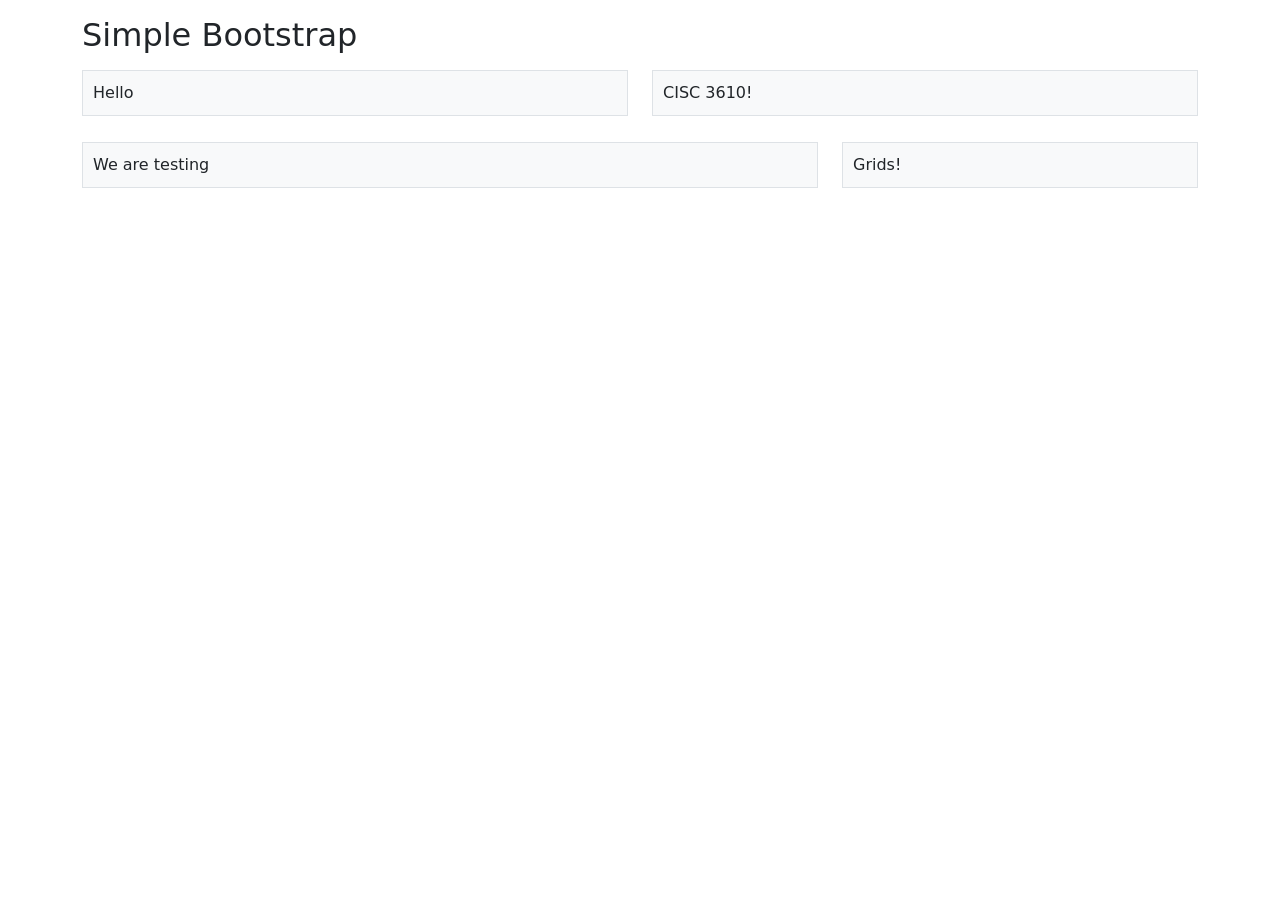
<file: FOR-CISC3610/bootstrap_lab/index.html>
<!DOCTYPE html>
<html lang="en">

<head>
    <meta charset="UTF-8">
    <meta name="viewport" content="width=device-width, initial-scale=1.0">
    <title>Simple Bootstrap</title>
    <link href="https://cdn.jsdelivr.net/npm/bootstrap@5.3.0/dist/css/bootstrap.min.css" rel="stylesheet">
    <style>
        .col-box {
            background: #f8f9fa;
            border: 1px solid #dee2e6;
            padding: 10px;
            margin-bottom: 10px;
        }
    </style>
</head>

<body>
    <div class="container mt-3">
        <h2 class="mb-3">Simple Bootstrap</h2>

        <div class="row mb-3">
            <div class="col-md">
                <div class="col-box">Hello</div>
            </div>
            <div class="col-md">
                <div class="col-box">CISC 3610!</div>
            </div>
        </div>

        <div class="row">
            <div class="col-md-8">
                <div class="col-box">We are testing</div>
            </div>
            <div class="col-md-4">
                <div class="col-box">Grids!</div>
            </div>
        </div>

    </div>

    <script src="https://cdn.jsdelivr.net/npm/bootstrap@5.3.0/dist/js/bootstrap.bundle.min.js"></script>
</body>

</html>
</file>
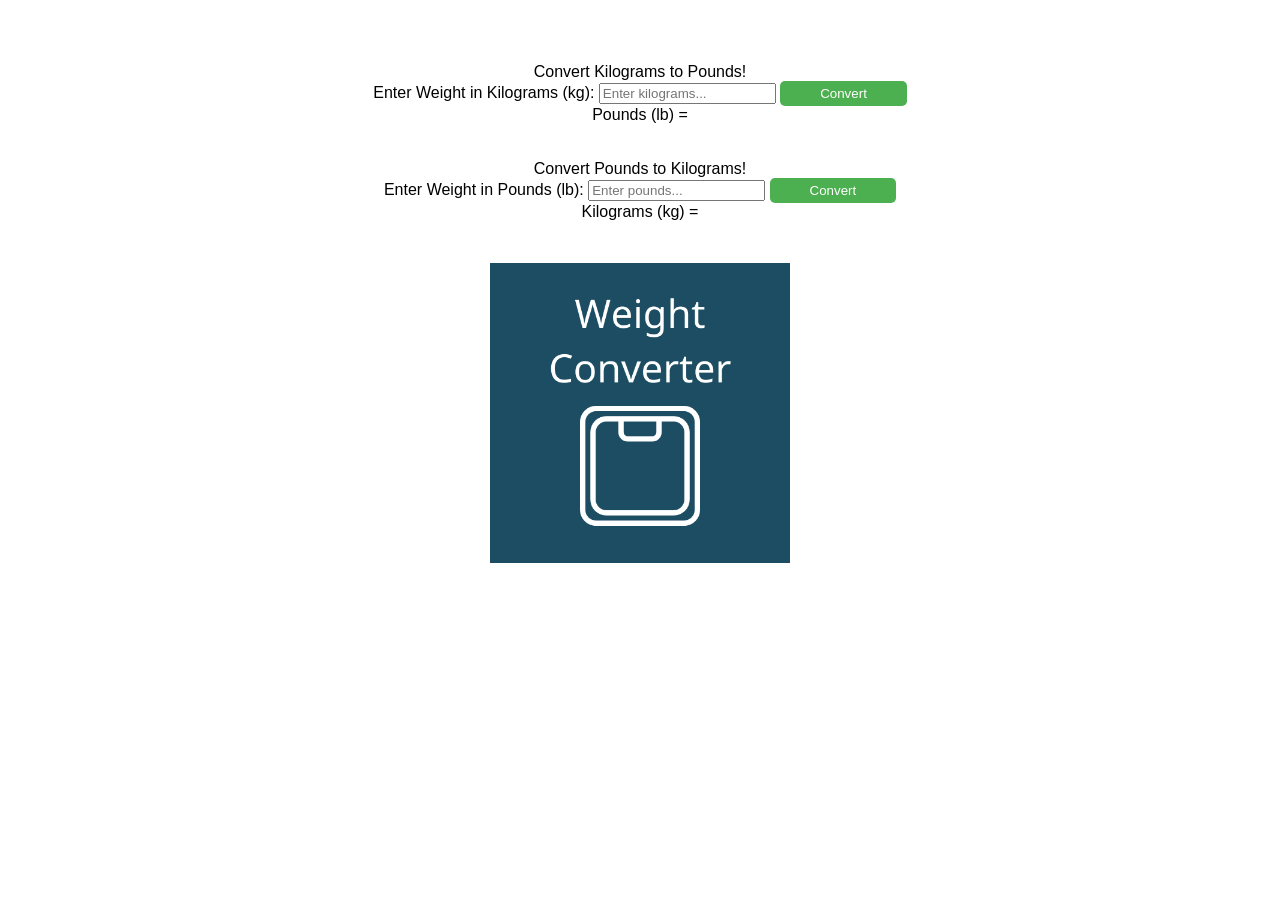
<file: FOR-CISC3610/form_project/index.html>
<html>
    <head>
        <title>Content Form Project</title>
    </head>
    <style>

        body {
            font-family: Arial, sans-serif;
        }

        .bg-img {
            background-image: url("images/weight-conversion-tool.png");
            min-height: 700px;
            background-position: center;
            background-repeat: no-repeat;
            background-size: 300px, 300px;
            position: relative;
            margin-top: 0%;
        }

        .text {
            align-items: center;
            text-align: center;
            justify-content: center;
            margin-top: 5%;

        }

        button {
            width: 10%;
            padding: 5px;
            background-color: #4CAF50;
            color: white;
            border-radius: 5px;
            cursor: pointer;
            border: none;

        }
        button:hover {
            background-color: #45a049;
        }

    </style>
    <body>
        <div class="bg-img">
            <div class="text">
                Convert Kilograms to Pounds! <br>
                <label>Enter Weight in Kilograms (kg):</label>
                <input type="number" id="kg" placeholder="Enter kilograms...">
                <button onclick="convertKgToLb()">Convert</button> <br>
                Pounds (lb) = <span id="convertKgToLb"></span> 
        
                <br><br><br>
        
                Convert Pounds to Kilograms! <br>
                <label>Enter Weight in Pounds (lb):</label>
                <input type="number" id="lb" placeholder="Enter pounds...">
                <button onclick="convertLbToKg()">Convert</button> <br>
                Kilograms (kg) = <span id="convertLbtoKg"></span>
            </div>
        </div>



    </body>
    <script src='script.js'></script>
</html>
</file>
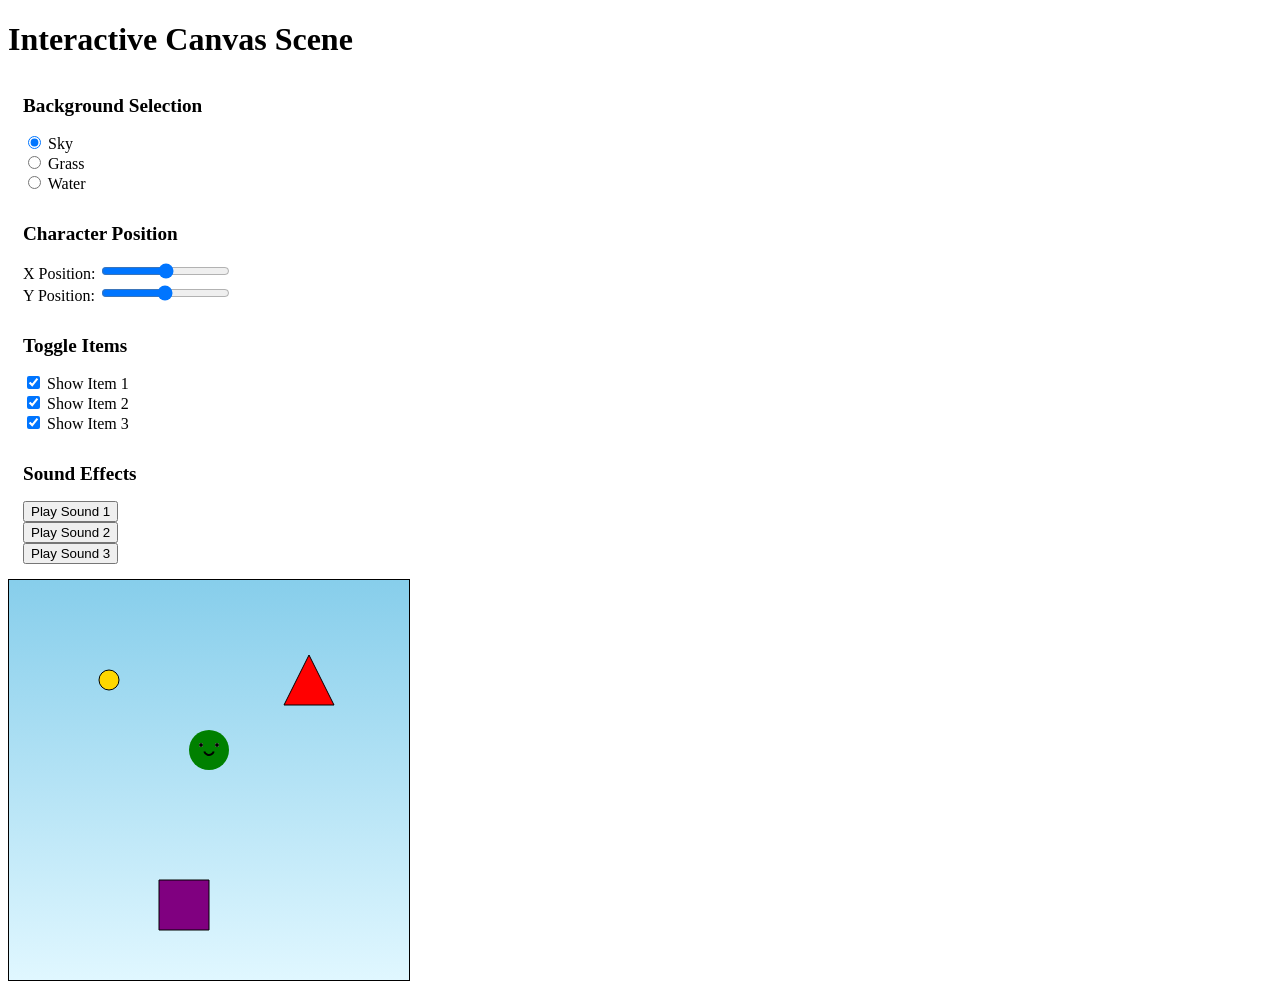
<file: FOR-CISC3610/interactive_form_project/index.html>
<!DOCTYPE html>
<html lang="en">
<head>
    <meta charset="UTF-8">
    <meta name="viewport" content="width=device-width, initial-scale=1.0">
    <title>Interactive Canvas</title>
    <style>
        .control-group {
            padding: 15px;
    
        }
        canvas {
            border: 1px solid #000;
            background-color: #f0f0f0;
        }
        h2 {
            margin-top: 0;
            font-size: 1.2em;
        }
    </style>
</head>
<body>
    <h1>Interactive Canvas Scene</h1>
    
    <div class="controls">
        <div class="control-group">
            <h2>Background Selection</h2>
            <label><input type="radio" name="background" value="sky" checked> Sky</label><br>
            <label><input type="radio" name="background" value="grass"> Grass</label><br>
            <label><input type="radio" name="background" value="water"> Water</label>
        </div>
        
        <div class="control-group">
            <h2>Character Position</h2>
            <label>X Position: <input type="range" id="xPos" min="50" max="350" value="200"></label><br>
            <label>Y Position: <input type="range" id="yPos" min="50" max="350" value="200"></label>
        </div>
        
        <div class="control-group">
            <h2>Toggle Items</h2>
            <label><input type="checkbox" id="item1" checked> Show Item 1</label><br>
            <label><input type="checkbox" id="item2" checked> Show Item 2</label><br>
            <label><input type="checkbox" id="item3" checked> Show Item 3</label>
        </div>
        
        <div class="control-group">
            <h2>Sound Effects</h2>
            <button id="sound1">Play Sound 1</button><br>
            <button id="sound2">Play Sound 2</button><br>
            <button id="sound3">Play Sound 3</button>
        </div>
    </div>
    
    <canvas id="gameCanvas" width="400" height="400"></canvas>
    
    <script>
        const canvas = document.getElementById('gameCanvas');
        const ctx = canvas.getContext('2d');
        
        const backgroundRadios = document.querySelectorAll('input[name="background"]');
        const xPosSlider = document.getElementById('xPos');
        const yPosSlider = document.getElementById('yPos');
        const item1Checkbox = document.getElementById('item1');
        const item2Checkbox = document.getElementById('item2');
        const item3Checkbox = document.getElementById('item3');
        const sound1Button = document.getElementById('sound1');
        const sound2Button = document.getElementById('sound2');
        const sound3Button = document.getElementById('sound3');
        
        const sound1 = new Audio('https://assets.mixkit.co/sfx/preview/mixkit-arcade-game-jump-coin-216.mp3');
        const sound2 = new Audio('https://assets.mixkit.co/sfx/preview/mixkit-unlock-game-notification-253.mp3');
        const sound3 = new Audio('https://assets.mixkit.co/sfx/preview/mixkit-game-click-1114.mp3');
        
        let background = 'sky';
        let characterX = 200;
        let characterY = 200;
        let showItem1 = true;
        let showItem2 = true;
        let showItem3 = true;
        
        backgroundRadios.forEach(radio => {
            radio.addEventListener('change', (e) => {
                background = e.target.value;
                drawScene();
            });
        });
        
        xPosSlider.addEventListener('input', (e) => {
            characterX = parseInt(e.target.value);
            drawScene();
        });
        
        yPosSlider.addEventListener('input', (e) => {
            characterY = parseInt(e.target.value);
            drawScene();
        });
        
        item1Checkbox.addEventListener('change', (e) => {
            showItem1 = e.target.checked;
            drawScene();
        });
        
        item2Checkbox.addEventListener('change', (e) => {
            showItem2 = e.target.checked;
            drawScene();
        });
        
        item3Checkbox.addEventListener('change', (e) => {
            showItem3 = e.target.checked;
            drawScene();
        });
        
        sound1Button.addEventListener('click', () => sound1.play());
        sound2Button.addEventListener('click', () => sound2.play());
        sound3Button.addEventListener('click', () => sound3.play());
        
        function drawScene() {
            ctx.clearRect(0, 0, canvas.width, canvas.height);

            switch(background) {
                case 'sky':
                    drawSkyBackground();
                    break;
                case 'grass':
                    drawGrassBackground();
                    break;
                case 'water':
                    drawWaterBackground();
                    break;
            }

            if (showItem1) drawCircle();
            if (showItem2) drawTriangle();
            if (showItem3) drawSquare();

            drawCharacter(characterX, characterY);
        }

        function drawCharacter(x, y) {
            // Head
            ctx.fillStyle = 'green';
            ctx.beginPath();
            ctx.arc(x, y - 30, 20, 0, Math.PI * 2);
            ctx.fill();

            // Eyes
            ctx.fillStyle = 'white';
            ctx.beginPath();
            ctx.arc(x - 8, y - 35, 2, 0, Math.PI * 2);
            ctx.arc(x + 8, y - 35, 2, 0, Math.PI * 2);
            ctx.fill();
            
            ctx.fillStyle = 'black';
            ctx.beginPath();
            ctx.arc(x - 8, y - 35, 2, 0, Math.PI * 2);
            ctx.arc(x + 8, y - 35, 2, 0, Math.PI * 2);
            ctx.fill();
            
            // Smile
            ctx.strokeStyle = 'black';
            ctx.lineWidth = 2;
            ctx.beginPath();
            ctx.arc(x, y - 30, 5, 0.1 * Math.PI, 0.9 * Math.PI);
            ctx.stroke();

        }
        
        function drawSkyBackground() {
            const skyGradient = ctx.createLinearGradient(0, 0, 0, canvas.height);
            skyGradient.addColorStop(0, '#87CEEB');
            skyGradient.addColorStop(1, '#E0F7FF');
            ctx.fillStyle = skyGradient;
            ctx.fillRect(0, 0, canvas.width, canvas.height);
        
        }
        
        function drawGrassBackground() {
            const skyGradient = ctx.createLinearGradient(0, 0, 0, canvas.height/2);
            skyGradient.addColorStop(0, '#87CEEB');
            skyGradient.addColorStop(1, '#A7D8F0');
            ctx.fillStyle = skyGradient;
            ctx.fillRect(0, 0, canvas.width, canvas.height/2);

            const grassGradient = ctx.createLinearGradient(0, canvas.height/2, 0, canvas.height);
            grassGradient.addColorStop(0, '#7CFC00');
            grassGradient.addColorStop(1, '#228B22');
            ctx.fillStyle = grassGradient;
            ctx.fillRect(0, canvas.height/2, canvas.width, canvas.height/2);
        }
        
        function drawWaterBackground() {
            const skyGradient = ctx.createLinearGradient(0, 0, 0, canvas.height/2);
            skyGradient.addColorStop(0, '#1E90FF');
            skyGradient.addColorStop(1, '#00BFFF');
            ctx.fillStyle = skyGradient;
            ctx.fillRect(0, 0, canvas.width, canvas.height/2);

            const waterGradient = ctx.createLinearGradient(0, canvas.height/2, 0, canvas.height);
            waterGradient.addColorStop(0, '#1E90FF');
            waterGradient.addColorStop(1, '#00008B');
            ctx.fillStyle = waterGradient;
            ctx.fillRect(0, canvas.height/2, canvas.width, canvas.height/2);
        }
        
        
        function drawCircle() {
            ctx.fillStyle = 'gold';
            ctx.beginPath();
            ctx.arc(100, 100, 10, 0, Math.PI * 2);
            ctx.fill();
            ctx.stroke();
                
        }
        
        function drawTriangle() {
            ctx.fillStyle = 'red';
            ctx.beginPath();
            ctx.moveTo(300, 75);  
            ctx.lineTo(275, 125); 
            ctx.lineTo(325, 125); 
            ctx.closePath();      
            ctx.fill();
            ctx.stroke();
            
        }
        
        function drawSquare() {
            ctx.fillStyle = 'purple';
            ctx.beginPath();
            ctx.rect(150, 300, 50, 50); 
            ctx.fill();
            ctx.stroke();
        }
        
        drawScene();
    </script>
</body>
</html>
</file>
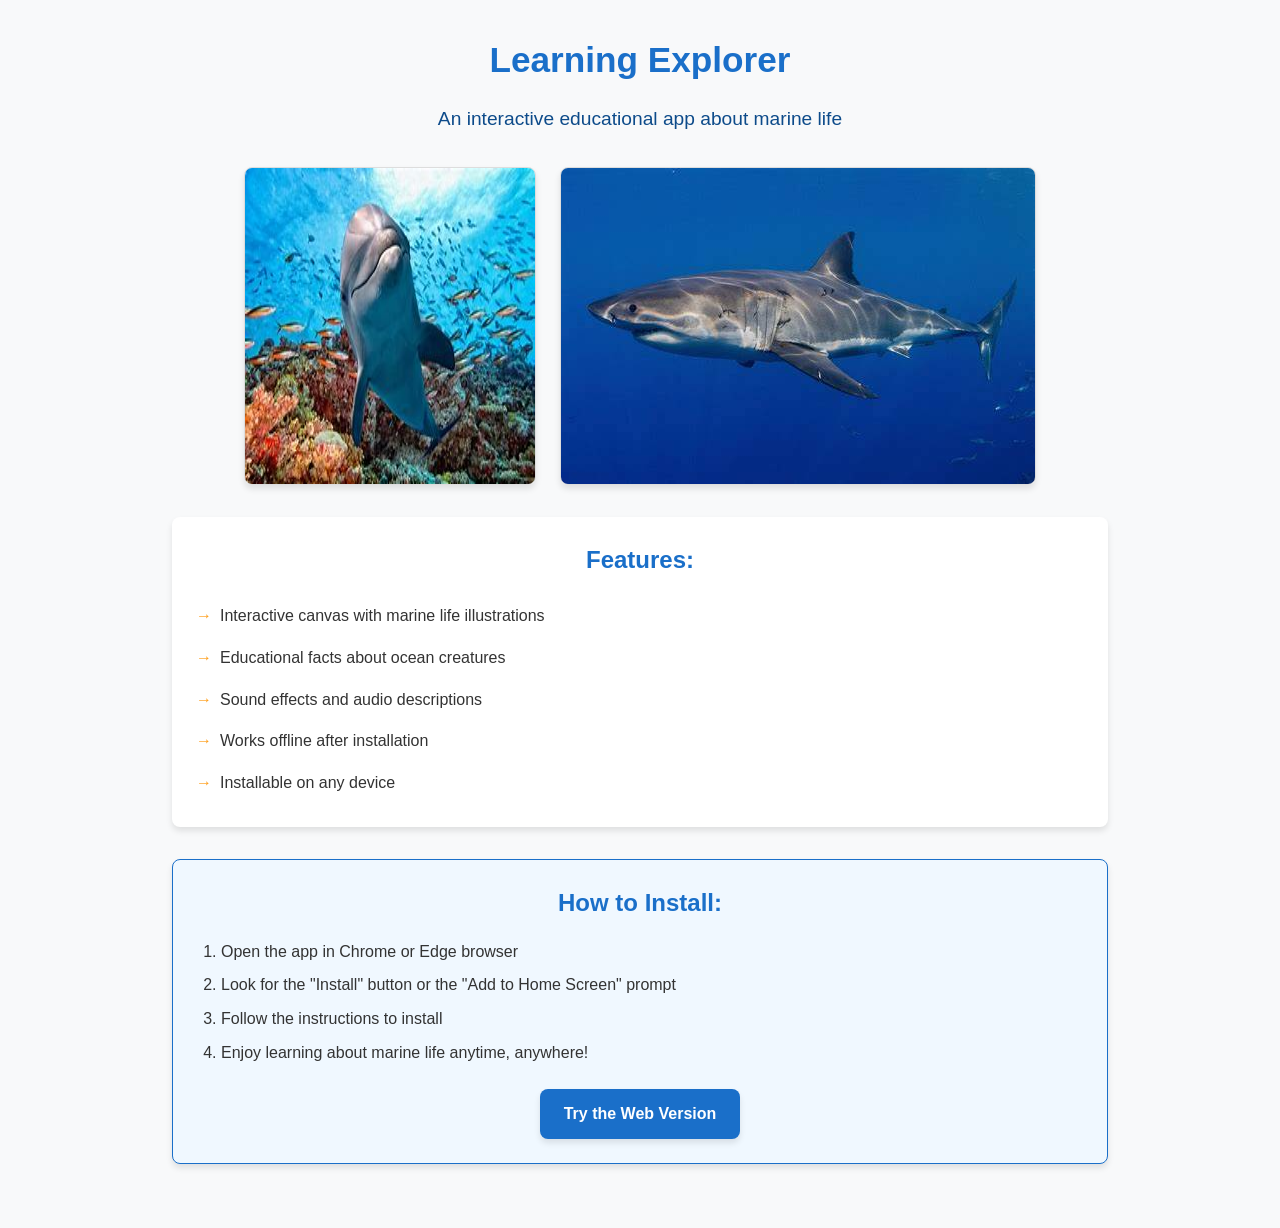
<file: FOR-CISC3610/PWA_project/index.html>
<!DOCTYPE html>
<html lang="en">

<head>
    <meta charset="UTF-8">
    <meta name="viewport" content="width=device-width, initial-scale=1.0">
    <title>Learning Explorer</title>
    <link rel="stylesheet" href="css/style.css">
</head>

<body>
    <div class="promo-container">
        <h1>Learning Explorer</h1>
        <p>An interactive educational app about marine life</p>

        <div class="screenshots">
            <img src="images/dolphin.jpg" alt="App Screenshot 1">
            <img src="images/greatWhite.jpg" alt="App Screenshot 2">
        </div>

        <div class="features">
            <h2>Features:</h2>
            <ul>
                <li>Interactive canvas with marine life illustrations</li>
                <li>Educational facts about ocean creatures</li>
                <li>Sound effects and audio descriptions</li>
                <li>Works offline after installation</li>
                <li>Installable on any device</li>
            </ul>
        </div>

        <div class="install-instructions">
            <h2>How to Install:</h2>
            <ol>
                <li>Open the app in Chrome or Edge browser</li>
                <li>Look for the "Install" button or the "Add to Home Screen" prompt</li>
                <li>Follow the instructions to install</li>
                <li>Enjoy learning about marine life anytime, anywhere!</li>
            </ol>
            <a href="main.html" class="cta-button">Try the Web Version</a>
        </div>
    </div>
</body>

</html>
</file>
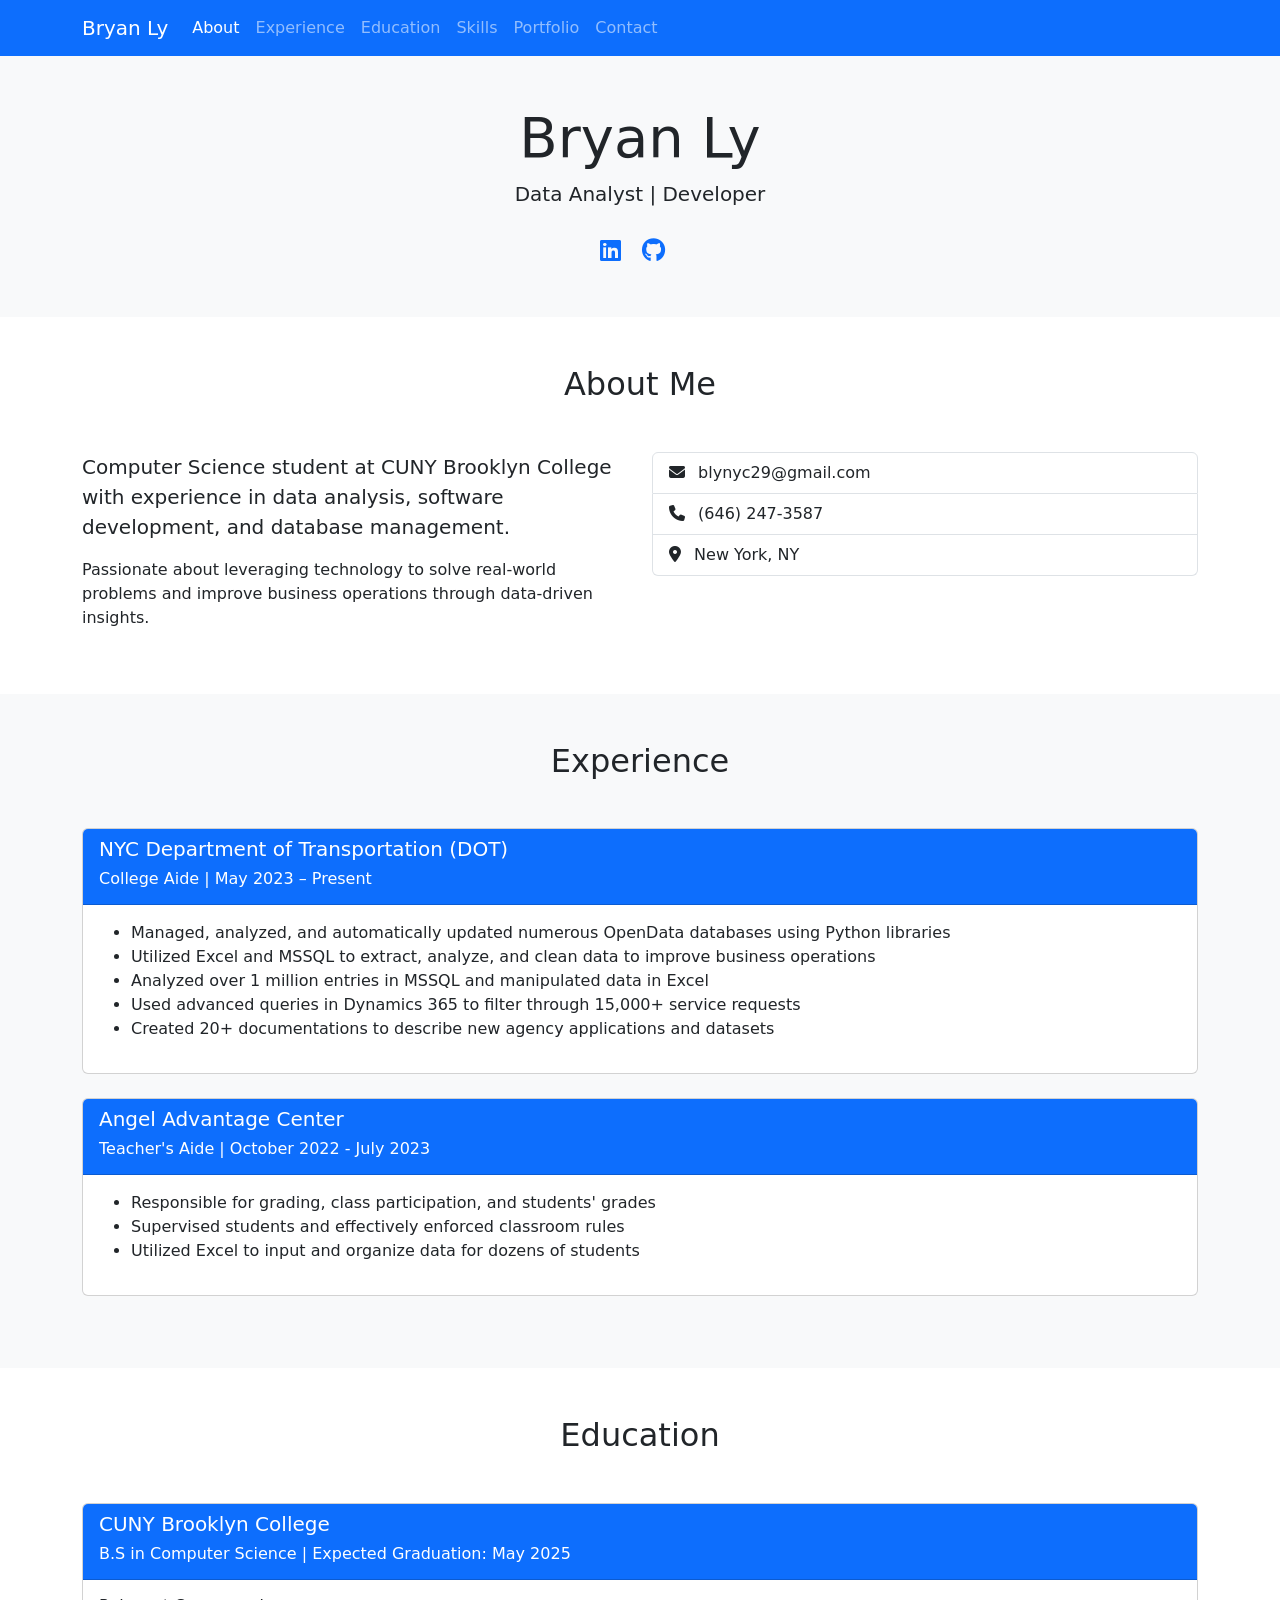
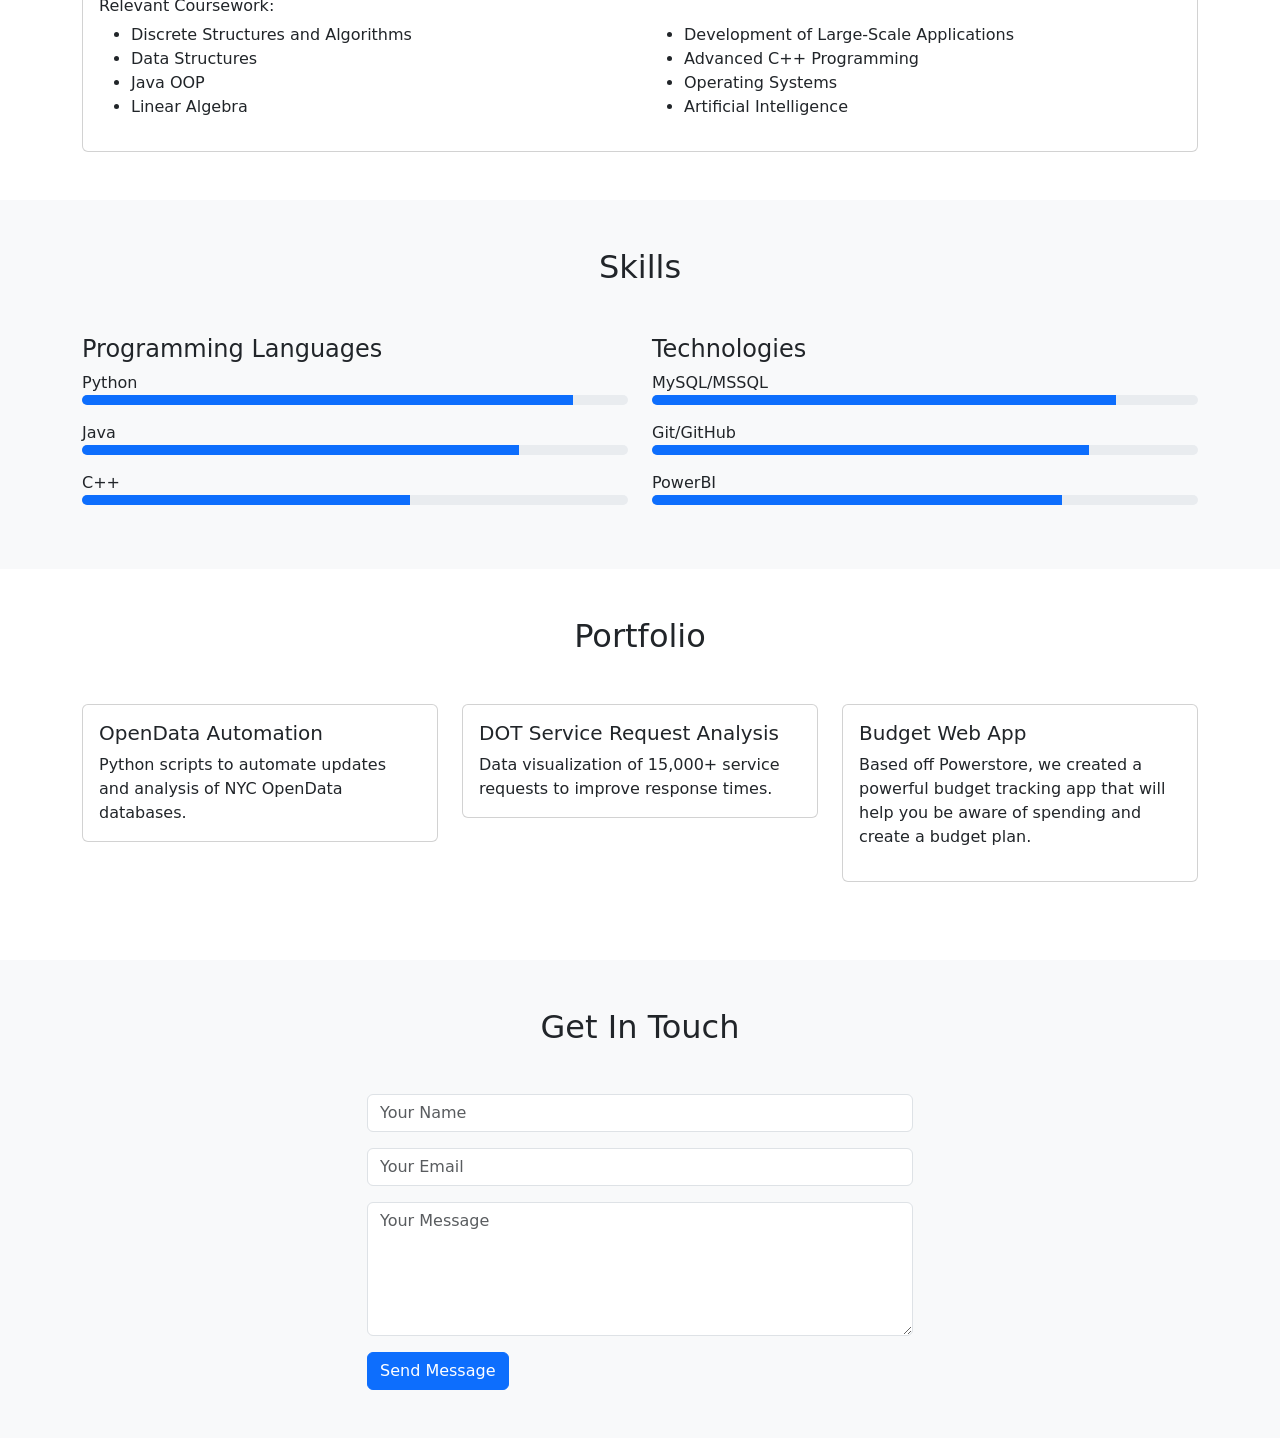
<file: FOR-CISC3610/resume_lab/index.html>
<!DOCTYPE html>
<html lang="en">

<head>
    <meta charset="UTF-8">
    <meta name="viewport" content="width=device-width, initial-scale=1.0">
    <title>Bryan Ly - Resume</title>
    <!-- Bootstrap CSS -->
    <link href="https://cdn.jsdelivr.net/npm/bootstrap@5.3.0/dist/css/bootstrap.min.css" rel="stylesheet">
    <!-- Font Awesome -->
    <link rel="stylesheet" href="https://cdnjs.cloudflare.com/ajax/libs/font-awesome/6.4.0/css/all.min.css">
    <style>
        body {
            padding-top: 56px;
        }

        section {
            padding: 60px 0;
        }

        .progress {
            height: 10px;
            margin-bottom: 15px;
        }

        .portfolio-item {
            margin-bottom: 30px;
        }

        .social-icon {
            font-size: 1.5rem;
            margin-right: 15px;
        }
    </style>
</head>

<body data-bs-spy="scroll" data-bs-target="#navbar-example">
    <!-- Navigation -->
    <nav id="navbar-example" class="navbar navbar-expand-lg navbar-dark bg-primary fixed-top">
        <div class="container">
            <a class="navbar-brand" href="#">Bryan Ly</a>
            <button class="navbar-toggler" type="button" data-bs-toggle="collapse" data-bs-target="#navbarNav">
                <span class="navbar-toggler-icon"></span>
            </button>
            <div class="collapse navbar-collapse" id="navbarNav">
                <ul class="navbar-nav">
                    <li class="nav-item">
                        <a class="nav-link" href="#about">About</a>
                    </li>
                    <li class="nav-item">
                        <a class="nav-link" href="#experience">Experience</a>
                    </li>
                    <li class="nav-item">
                        <a class="nav-link" href="#education">Education</a>
                    </li>
                    <li class="nav-item">
                        <a class="nav-link" href="#skills">Skills</a>
                    </li>
                    <li class="nav-item">
                        <a class="nav-link" href="#portfolio">Portfolio</a>
                    </li>
                    <li class="nav-item">
                        <a class="nav-link" href="#contact">Contact</a>
                    </li>
                </ul>
            </div>
        </div>
    </nav>

    <!-- Hero Section -->
    <header class="bg-light py-5">
        <div class="container text-center">
            <h1 class="display-4">Bryan Ly</h1>
            <p class="lead">Data Analyst | Developer</p>
            <div class="mt-4">
                <a href="https://www.linkedin.com/in/bryan-ly-0b4b73267/" class="social-icon"><i class="fab fa-linkedin"></i></a>
                <a href="https://github.com/blyny" class="social-icon"><i class="fab fa-github"></i></a>
            </div>
        </div>
    </header>

    <!-- About Section -->
    <section id="about" class="py-5">
        <div class="container">
            <h2 class="text-center mb-5">About Me</h2>
            <div class="row">
                <div class="col-lg-6">
                    <p class="lead">Computer Science student at CUNY Brooklyn College with experience in data analysis,
                        software development, and database management.</p>
                    <p>Passionate about leveraging technology to solve real-world problems and improve business
                        operations through data-driven insights.</p>
                </div>
                <div class="col-lg-6">
                    <ul class="list-group">
                        <li class="list-group-item"><i class="fas fa-envelope me-2"></i> blynyc29@gmail.com</li>
                        <li class="list-group-item"><i class="fas fa-phone me-2"></i> (646) 247-3587</li>
                        <li class="list-group-item"><i class="fas fa-map-marker-alt me-2"></i> New York, NY</li>
                    </ul>
                </div>
            </div>
        </div>
    </section>

    <!-- Experience Section -->
    <section id="experience" class="bg-light py-5">
        <div class="container">
            <h2 class="text-center mb-5">Experience</h2>

            <div class="card mb-4">
                <div class="card-header bg-primary text-white">
                    <h5>NYC Department of Transportation (DOT)</h5>
                    <h6>College Aide | May 2023 – Present</h6>
                </div>
                <div class="card-body">
                    <ul>
                        <li>Managed, analyzed, and automatically updated numerous OpenData databases using Python
                            libraries</li>
                        <li>Utilized Excel and MSSQL to extract, analyze, and clean data to improve business operations
                        </li>
                        <li>Analyzed over 1 million entries in MSSQL and manipulated data in Excel</li>
                        <li>Used advanced queries in Dynamics 365 to filter through 15,000+ service requests</li>
                        <li>Created 20+ documentations to describe new agency applications and datasets</li>
                    </ul>
                </div>
            </div>

            <div class="card mb-4">
                <div class="card-header bg-primary text-white">
                    <h5>Angel Advantage Center</h5>
                    <h6>Teacher's Aide | October 2022 - July 2023</h6>
                </div>
                <div class="card-body">
                    <ul>
                        <li>Responsible for grading, class participation, and students' grades</li>
                        <li>Supervised students and effectively enforced classroom rules</li>
                        <li>Utilized Excel to input and organize data for dozens of students</li>
                    </ul>
                </div>
            </div>
        </div>
    </section>

    <!-- Education Section -->
    <section id="education" class="py-5">
        <div class="container">
            <h2 class="text-center mb-5">Education</h2>
            <div class="card">
                <div class="card-header bg-primary text-white">
                    <h5>CUNY Brooklyn College</h5>
                    <h6>B.S in Computer Science | Expected Graduation: May 2025</h6>
                </div>
                <div class="card-body">
                    <h6>Relevant Coursework:</h6>
                    <div class="row">
                        <div class="col-md-6">
                            <ul>
                                <li>Discrete Structures and Algorithms</li>
                                <li>Data Structures</li>
                                <li>Java OOP</li>
                                <li>Linear Algebra</li>
                            </ul>
                        </div>
                        <div class="col-md-6">
                            <ul>
                                <li>Development of Large-Scale Applications</li>
                                <li>Advanced C++ Programming</li>
                                <li>Operating Systems</li>
                                <li>Artificial Intelligence</li>
                            </ul>
                        </div>
                    </div>
                </div>
            </div>
        </div>
    </section>

    <!-- Skills Section -->
    <section id="skills" class="bg-light py-5">
        <div class="container">
            <h2 class="text-center mb-5">Skills</h2>
            <div class="row">
                <div class="col-md-6">
                    <h4>Programming Languages</h4>
                    <div class="mb-3">
                        <label>Python</label>
                        <div class="progress">
                            <div class="progress-bar" role="progressbar" style="width: 90%"></div>
                        </div>
                    </div>
                    <div class="mb-3">
                        <label>Java</label>
                        <div class="progress">
                            <div class="progress-bar" role="progressbar" style="width: 80%"></div>
                        </div>
                    </div>
                    <div class="mb-3">
                        <label>C++</label>
                        <div class="progress">
                            <div class="progress-bar" role="progressbar" style="width: 60%"></div>
                        </div>
                    </div>
                </div>
                <div class="col-md-6">
                    <h4>Technologies</h4>
                    <div class="mb-3">
                        <label>MySQL/MSSQL</label>
                        <div class="progress">
                            <div class="progress-bar" role="progressbar" style="width: 85%"></div>
                        </div>
                    </div>
                    <div class="mb-3">
                        <label>Git/GitHub</label>
                        <div class="progress">
                            <div class="progress-bar" role="progressbar" style="width: 80%"></div>
                        </div>
                    </div>
                    <div class="mb-3">
                        <label>PowerBI</label>
                        <div class="progress">
                            <div class="progress-bar" role="progressbar" style="width: 75%"></div>
                        </div>
                    </div>
                </div>
            </div>
        </div>
    </section>

    <!-- Portfolio Section -->
    <section id="portfolio" class="py-5">
        <div class="container">
            <h2 class="text-center mb-5">Portfolio</h2>
            <div class="row">
                <div class="col-md-4 portfolio-item">
                    <div class="card">
                        <div class="card-body">
                            <h5 class="card-title">OpenData Automation</h5>
                            <p class="card-text">Python scripts to automate updates and analysis of NYC OpenData
                                databases.</p>
                            
                        </div>
                    </div>
                </div>
                <div class="col-md-4 portfolio-item">
                    <div class="card">
                        <div class="card-body">
                            <h5 class="card-title">DOT Service Request Analysis</h5>
                            <p class="card-text">Data visualization of 15,000+ service requests to improve response
                                times.</p>
                            
                        </div>
                    </div>
                </div>
                <div class="col-md-4 portfolio-item">
                    <div class="card">
                        <div class="card-body">
                            <h5 class="card-title">Budget Web App</h5>
                            <p class="card-text">Based off Powerstore, we created a powerful budget tracking app that will help you be aware of spending and 
                                create a budget plan.</p>
                            </p>
                        </div>
                    </div>
                </div>
            </div>
        </div>
    </section>

    <!-- Contact Section -->
    <section id="contact" class="bg-light py-5">
        <div class="container">
            <h2 class="text-center mb-5">Get In Touch</h2>
            <div class="row">
                <div class="col-md-6 mx-auto">
                    <form>
                        <div class="mb-3">
                            <input type="text" class="form-control" placeholder="Your Name">
                        </div>
                        <div class="mb-3">
                            <input type="email" class="form-control" placeholder="Your Email">
                        </div>
                        <div class="mb-3">
                            <textarea class="form-control" rows="5" placeholder="Your Message"></textarea>
                        </div>
                        <button type="submit" class="btn btn-primary">Send Message</button>
                    </form>
                </div>
            </div>
        </div>
    </section>

    <!-- Bootstrap JS -->
    <script src="https://cdn.jsdelivr.net/npm/bootstrap@5.3.0/dist/js/bootstrap.bundle.min.js"></script>
</body>

</html>
</file>
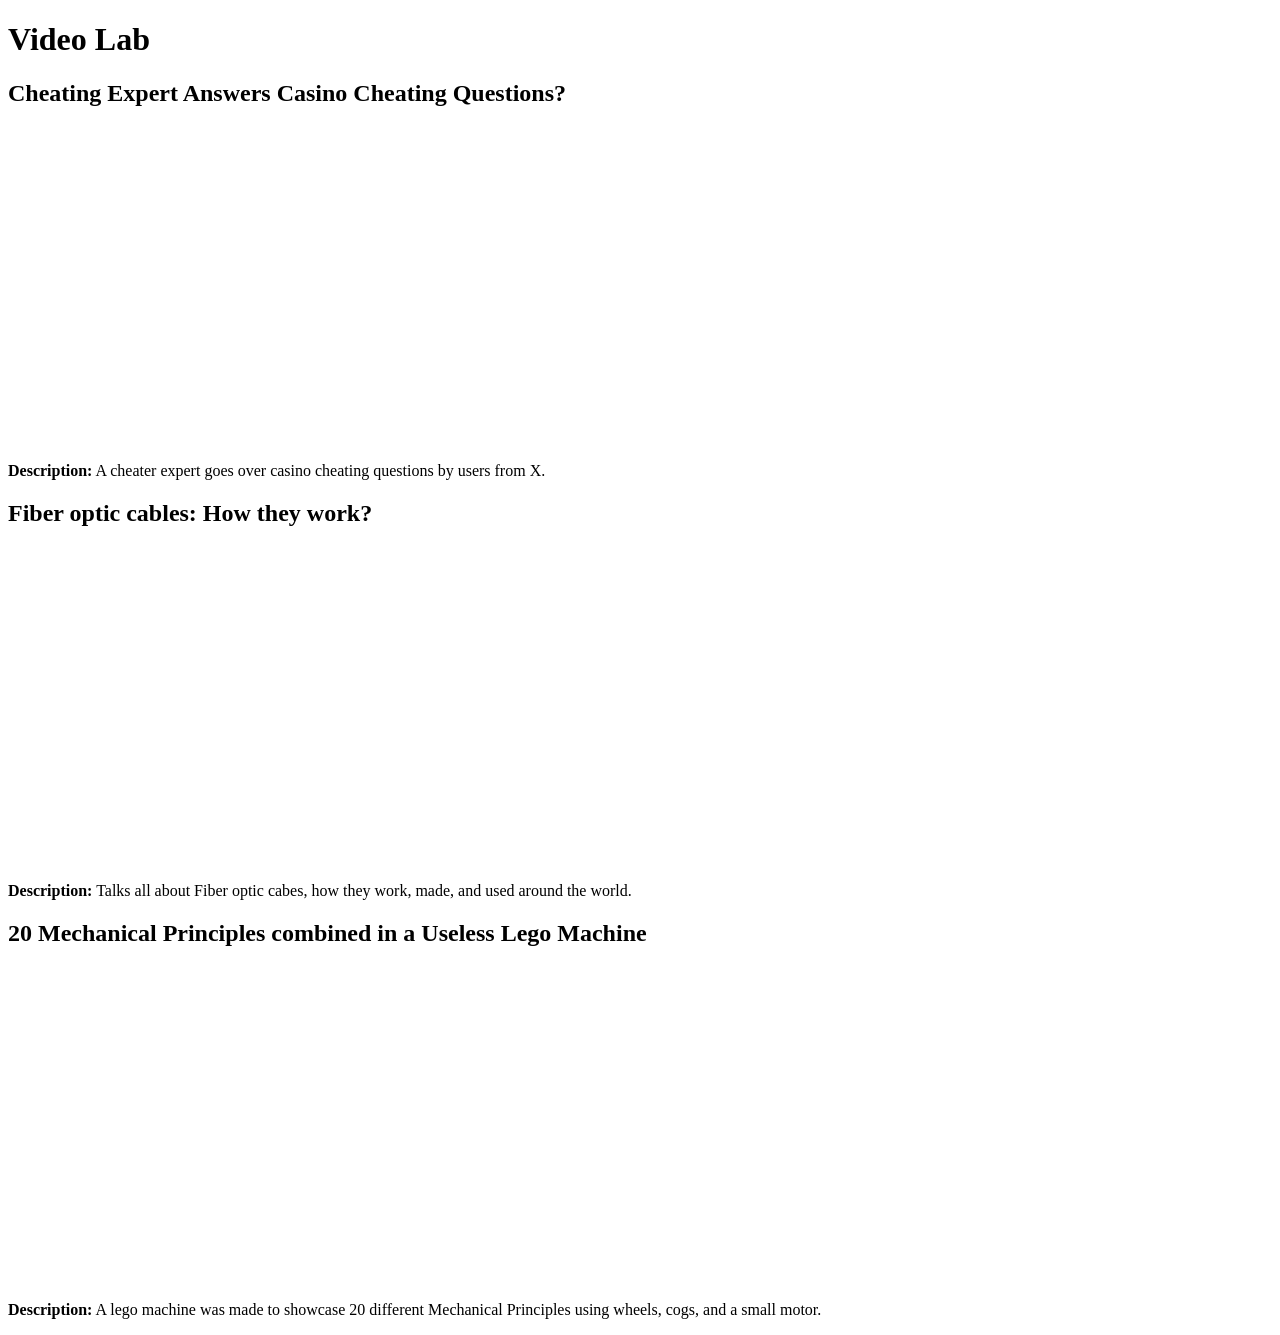
<file: FOR-CISC3610/video_lab/index.html>
<!DOCTYPE html>
<html lang="en">

<head>
    <meta charset="UTF-8">
    <meta name="viewport" content="width=device-width, initial-scale=1.0">
    <title>Video Lab</title>
    <style>

    </style>
</head>

<body>
    <h1>Video Lab</h1>

    <div>
        <h2>Cheating Expert Answers Casino Cheating Questions?</h2>
        <iframe width="560" height="315" src="https://www.youtube.com/embed/0QWP4IZOu0I?si=C-KMTG_oGsTDDcXE"
            title="YouTube video player" frameborder="0"
            allow="accelerometer; autoplay; clipboard-write; encrypted-media; gyroscope; picture-in-picture; web-share"
            referrerpolicy="strict-origin-when-cross-origin" allowfullscreen></iframe>
        <p><strong>Description:</strong> A cheater expert goes over casino cheating questions by users from X.</p>
    </div>

    <div>
        <h2>Fiber optic cables: How they work?</h2>
        <iframe width="560" height="315" src="https://www.youtube.com/embed/0MwMkBET_5I?si=7F_s_DfvoV34sAaf"
            title="YouTube video player" frameborder="0"
            allow="accelerometer; autoplay; clipboard-write; encrypted-media; gyroscope; picture-in-picture; web-share"
            referrerpolicy="strict-origin-when-cross-origin" allowfullscreen></iframe>
        <p><strong>Description:</strong> Talks all about Fiber optic cabes, how they work, made, and used around the world.</p>
    </div>

    <div>
        <h2>20 Mechanical Principles combined in a Useless Lego Machine</h2>
        <iframe width="560" height="315" src="https://www.youtube.com/embed/M1-YeqGynlw?si=jycMhlUtweVW07lw"
            title="YouTube video player" frameborder="0"
            allow="accelerometer; autoplay; clipboard-write; encrypted-media; gyroscope; picture-in-picture; web-share"
            referrerpolicy="strict-origin-when-cross-origin" allowfullscreen></iframe>
        <p><strong>Description:</strong> A lego machine was made to showcase 20 different Mechanical Principles using wheels, cogs,
        and a small motor.</p>
    </div>
</body>

</html>
</file>
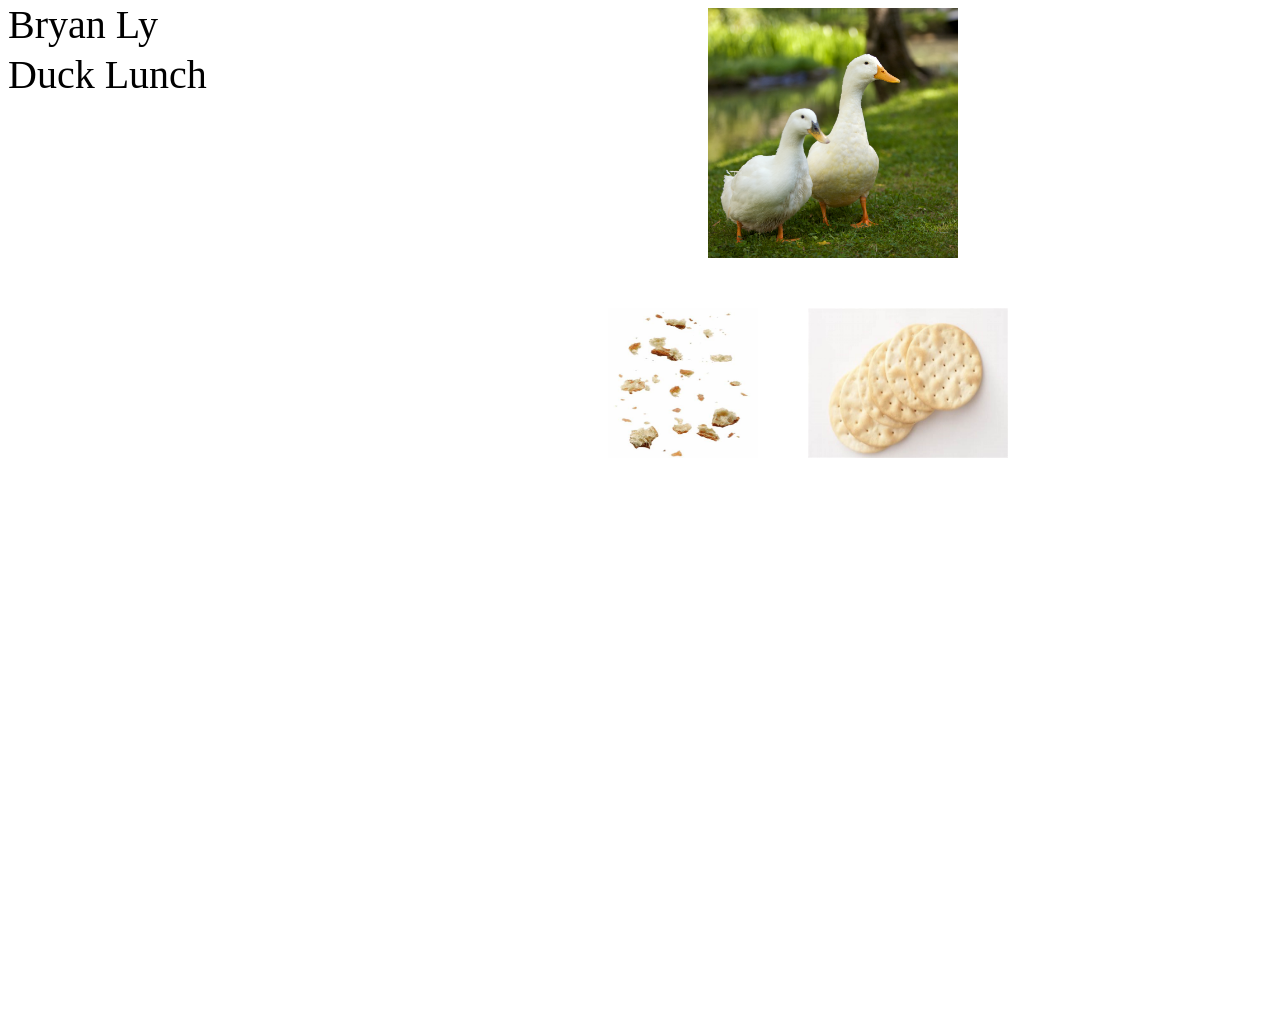
<file: FOR-CISC3610/scene_project/scene-project.html>
<html>
    <head> 
        <title>Canvas Project</title>
    </head>
    <body>
        <canvas id="myCanvas" width="1000" height="1000"></canvas>
    </body>
    <script src="scene.js"></script>
</html>
</file>
<file: FOR-CISC3610/PWA_project/css/style.css>
/* Global Styles */
:root {
  --primary-color: #1a6fc9;
  --secondary-color: #0d4b8a;
  --accent-color: #ff9f1c;
  --light-color: #f8f9fa;
  --dark-color: #212529;
  --success-color: #28a745;
  --text-color: #333;
  --text-light: #f8f9fa;
  --shadow: 0 4px 6px rgba(0, 0, 0, 0.1);
  --border-radius: 8px;
}

* {
  margin: 0;
  padding: 0;
  box-sizing: border-box;
}

body {
  font-family: 'Segoe UI', Tahoma, Geneva, Verdana, sans-serif;
  line-height: 1.6;
  color: var(--text-color);
  background-color: var(--light-color);
  min-height: 100vh;
}

/* Header Styles */
header {
  background-color: var(--primary-color);
  color: var(--text-light);
  padding: 1rem;
  text-align: center;
  box-shadow: var(--shadow);
  position: relative;
}

header h1 {
  font-size: 1.8rem;
  margin-bottom: 0.5rem;
}

/* Install Button Styles */
.install-button {
    position: fixed;
    bottom: 20px;
    right: 20px;
    background-color: var(--accent-color);
    color: var(--dark-color);
    border: none;
    padding: 12px 20px;
    border-radius: 50px;
    font-weight: bold;
    cursor: pointer;
    box-shadow: 0 4px 12px rgba(0, 0, 0, 0.2);
    display: flex;
    align-items: center;
    gap: 8px;
    z-index: 1000;
    transition: all 0.3s ease;
}

.install-button:hover {
    background-color: #ffb347;
    transform: translateY(-2px);
    box-shadow: 0 6px 16px rgba(0, 0, 0, 0.25);
}

.install-button:active {
    transform: translateY(0);
}

.install-icon {
    font-size: 1.2em;
}

/* For installed PWAs */
@media (display-mode: standalone) {
    .install-button {
        display: none !important;
    } }
/* Main App Container */
.learning-container {
  max-width: 900px;
  margin: 2rem auto;
  padding: 0 1rem;
  display: flex;
  flex-direction: column;
  align-items: center;
  gap: 1.5rem;
}

/* Canvas Styles */
#learningCanvas {
  background-color: white;
  border-radius: var(--border-radius);
  box-shadow: var(--shadow);
  width: 100%;
  max-width: 800px;
  height: auto;
  aspect-ratio: 16/10;
  border: 2px solid var(--secondary-color);
}

/* Controls Section */
.controls {
  display: flex;
  justify-content: center;
  gap: 1rem;
  width: 100%;
  max-width: 800px;
}

.nav-btn, .sound-btn {
  padding: 0.75rem 1.5rem;
  border: none;
  border-radius: var(--border-radius);
  font-weight: bold;
  cursor: pointer;
  transition: all 0.3s ease;
  box-shadow: var(--shadow);
}

.nav-btn {
  background-color: var(--primary-color);
  color: white;
  flex-grow: 1;
  max-width: 200px;
}

.nav-btn:hover {
  background-color: var(--secondary-color);
  transform: translateY(-2px);
}

.nav-btn:disabled {
  background-color: #cccccc;
  cursor: not-allowed;
  transform: none;
}

.sound-btn {
  background-color: var(--accent-color);
  color: var(--dark-color);
  flex-grow: 1;
  max-width: 200px;
}

.sound-btn:hover {
  background-color: #ffb347;
  transform: translateY(-2px);
}

/* Topic Info Section */
.topic-info {
  background-color: white;
  padding: 1.5rem;
  border-radius: var(--border-radius);
  box-shadow: var(--shadow);
  width: 100%;
  max-width: 800px;
  text-align: center;
}

.topic-info h2 {
  color: var(--primary-color);
  margin-bottom: 0.5rem;
  font-size: 1.5rem;
}

.topic-info p {
  color: var(--text-color);
  font-size: 1.1rem;
}

/* Promo Page Styles */
.promo-container {
  max-width: 1000px;
  margin: 0 auto;
  padding: 2rem;
}

.promo-container h1 {
  color: var(--primary-color);
  text-align: center;
  margin-bottom: 1rem;
  font-size: 2.2rem;
}

.promo-container p {
  text-align: center;
  font-size: 1.2rem;
  margin-bottom: 2rem;
  color: var(--secondary-color);
}

.screenshots {
  display: flex;
  flex-wrap: wrap;
  justify-content: center;
  gap: 1.5rem;
  margin: 2rem 0;
}

.screenshots img {
  max-width: 100%;
  height: auto;
  border-radius: var(--border-radius);
  box-shadow: var(--shadow);
  border: 1px solid #ddd;
}

.features {
  background-color: white;
  padding: 1.5rem;
  border-radius: var(--border-radius);
  margin: 2rem 0;
  box-shadow: var(--shadow);
}

.features h2 {
  color: var(--primary-color);
  margin-bottom: 1rem;
  text-align: center;
}

.features ul {
  list-style-type: none;
}

.features li {
  padding: 0.5rem 0;
  position: relative;
  padding-left: 1.5rem;
}

.features li::before {
  content: "→";
  color: var(--accent-color);
  position: absolute;
  left: 0;
}

.install-instructions {
  background-color: #f0f8ff;
  padding: 1.5rem;
  border-radius: var(--border-radius);
  margin: 2rem 0;
  box-shadow: var(--shadow);
  border: 1px solid var(--primary-color);
}

.install-instructions h2 {
  color: var(--primary-color);
  margin-bottom: 1rem;
  text-align: center;
}

.install-instructions ol {
  padding-left: 1.5rem;
  margin-bottom: 1.5rem;
}

.install-instructions li {
  margin-bottom: 0.5rem;
}

.cta-button {
  display: block;
  width: fit-content;
  margin: 0 auto;
  padding: 0.75rem 1.5rem;
  background-color: var(--primary-color);
  color: white;
  text-decoration: none;
  border-radius: var(--border-radius);
  font-weight: bold;
  transition: all 0.3s ease;
  box-shadow: var(--shadow);
}

.cta-button:hover {
  background-color: var(--secondary-color);
  transform: translateY(-2px);
}

/* Responsive Design */
@media (max-width: 768px) {
  header h1 {
    font-size: 1.5rem;
  }
  
  .learning-container {
    margin: 1rem auto;
    padding: 0 0.5rem;
  }
  
  .controls {
    flex-direction: column;
    align-items: center;
  }
  
  .nav-btn, .sound-btn {
    width: 100%;
    max-width: none;
  }
  
  .promo-container {
    padding: 1rem;
  }
  
  .screenshots {
    flex-direction: column;
    align-items: center;
  }
}

@media (max-width: 480px) {
  header h1 {
    font-size: 1.3rem;
  }
  
  .topic-info h2 {
    font-size: 1.3rem;
  }
  
  .topic-info p {
    font-size: 1rem;
  }
  
  .promo-container h1 {
    font-size: 1.8rem;
  }
  
  .promo-container p {
    font-size: 1rem;
  }
}

/* PWA-specific styles */
@media (display-mode: standalone) {
  header {
    padding-top: env(safe-area-inset-top);
  }
  
  body {
    background-color: white;
  }
  
  .btn-install {
    display: none !important;
  }
}

/* Animation for interactive elements */
@keyframes pulse {
  0% { transform: scale(1); }
  50% { transform: scale(1.05); }
  100% { transform: scale(1); }
}

.nav-btn:active, .sound-btn:active, .cta-button:active {
  animation: pulse 0.3s ease;
}
</file>
